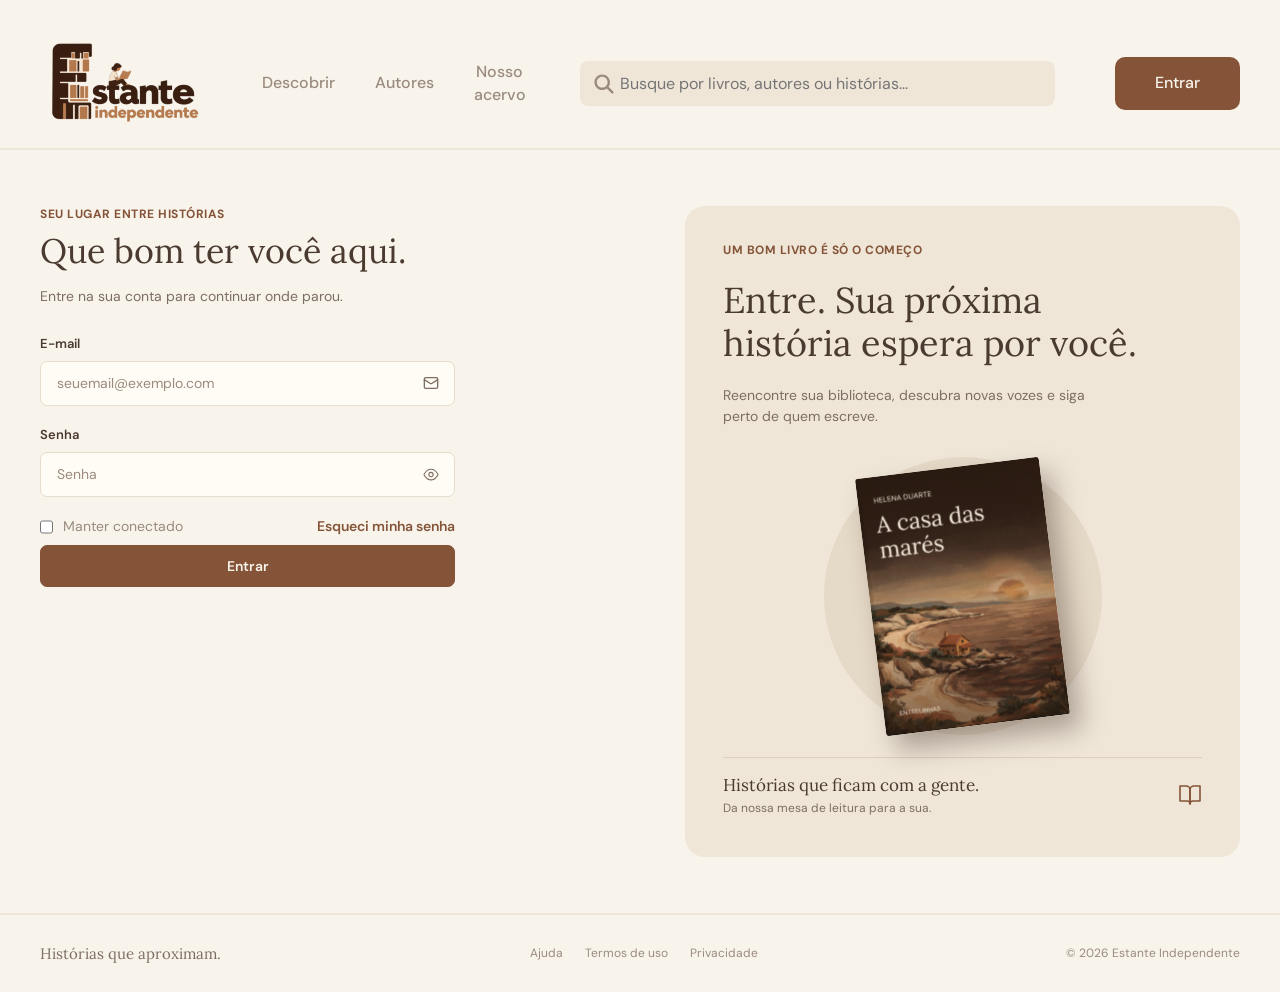
<file: Estante Independente - Form/index.html>
<!DOCTYPE html>
<html lang="pt-BR">
<head>
  <meta charset="UTF-8">
  <meta name="viewport" content="width=device-width, initial-scale=1.0">
  <title>Compartilhe sua história | Estante Independente</title>

  <link rel="preconnect" href="https://fonts.googleapis.com">
  <link rel="preconnect" href="https://fonts.gstatic.com" crossorigin>
  <link href="https://fonts.googleapis.com/css2?family=DM+Sans:wght@400;500;600;700&family=Lora:wght@400;500&display=swap" rel="stylesheet">

  <link rel="stylesheet" href="style.css">
</head>
<body>

  <header>
    <div class="container_ger container_header">
      <img src="./ESTANTE INDEPENDENTE SVG.svg" alt="" />
      <nav class="nav_header">
        <a href="">Descobrir</a>
        <a href="">Autores</a>
        <a href="">Nosso <br>acervo</a>
      </nav>
      <div class="box_busca">
        <input placeholder="Busque por livros, autores ou histórias..." type="search">
        <svg xmlns="http://www.w3.org/2000/svg"
          viewBox="0 0 640 640">
          <path
            d="M480 272C480 317.9 465.1 360.3 440 394.7L566.6 521.4C579.1 533.9 579.1 554.2 566.6 566.7C554.1 579.2 533.8 579.2 521.3 566.7L394.7 440C360.3 465.1 317.9 480 272 480C157.1 480 64 386.9 64 272C64 157.1 157.1 64 272 64C386.9 64 480 157.1 480 272zM272 416C351.5 416 416 351.5 416 272C416 192.5 351.5 128 272 128C192.5 128 128 192.5 128 272C128 351.5 192.5 416 272 416z" />
        </svg>
      </div>
      <a class="botao_entrar" href="">Entrar</a>
    </div>
  </header>

  <main class="container_ger container_main">

    <section class="box_form">
      <p class="sobretitulo">Seu lugar entre histórias</p>
      <h1>Que bom ter você aqui.</h1>
      <p class="texto_apoio">Entre na sua conta para continuar onde parou.</p>

      <form class="form_envio" action="#" method="post">

        <div class="campo_form">
          <label for="email">E-mail</label>
          <div class="box_email">
            <input type="email" id="email" name="email" placeholder="seuemail@exemplo.com">
            <svg viewBox="0 0 24 24" fill="none" stroke="currentColor" stroke-width="2" stroke-linecap="round" stroke-linejoin="round" aria-hidden="true">
              <rect width="20" height="16" x="2" y="4" rx="2" />
              <path d="m22 7-8.97 5.7a1.94 1.94 0 0 1-2.06 0L2 7" />
            </svg>
          </div>
        </div>

        <div class="campo_form">
          <label for="telefone">Senha</label>
          <div class="box_senha">
            <input type="password" id="senha" name="senha" placeholder="Senha">
            <svg xmlns="http://www.w3.org/2000/svg" viewBox="0 0 504 540"><path fill="currentColor" d="M82.2 165.4c41-47.9 100.9-75.4 164-75.4l11.5 0c63.1 0 123 27.6 164 75.4l64.9 75.7c23.1 27 23.1 66.8 0 93.7l-64.9 75.7c-41 47.9-100.9 75.4-164 75.4l-11.5 0c-63.1 0-123-27.6-164-75.4L17.3 334.9c-23.1-27-23.1-66.8 0-93.7l64.9-75.7zm164-39.4c-52.5 0-102.5 23-136.7 62.9L44.7 264.6c-11.6 13.5-11.6 33.4 0 46.9l64.9 75.7C143.8 427 193.7 450 246.2 450l11.5 0c52.5 0 102.5-23 136.7-62.9l64.9-75.7c11.6-13.5 11.6-33.4 0-46.9l-64.9-75.7C360.2 149 310.3 126 257.8 126l-11.5 0zM252 234a54 54 0 1 0 0 108 54 54 0 1 0 0-108zm90 54a90 90 0 1 1 -180 0 90 90 0 1 1 180 0z"/></svg> 
          </div>
        </div>

        <div class="acoes"> 
          <div class="botao_conectado">
            <input type="checkbox">
            <p>Manter conectado</p>
          </div>
          
          <div class="esqueci_senha">
            <a href="">Esqueci minha senha</a>
          </div>
        </div>
          
        <button class="botao_enviar" type="button">Entrar</button>

      </form>
    </section>

    <aside class="box_painel">
      <p class="sobretitulo">Um bom livro é só o começo</p>
      <h2>Entre. Sua próxima<br>história espera por você.</h2>
      <p class="texto_apoio">Reencontre sua biblioteca, descubra novas vozes e siga perto de quem escreve.</p>

      <div class="box_circulo">
        <img src="./a-casa-das-mares.png" alt="Capa do livro A casa das marés, de Helena Duarte">
      </div>

      <div class="painel_rodape">
        <div>
          <p class="painel_frase">Histórias que ficam com a gente.</p>
          <p class="painel_detalhe">Da nossa mesa de leitura para a sua.</p>
        </div>
        <svg viewBox="0 0 24 24" fill="none" stroke="currentColor" stroke-width="1.6" stroke-linecap="round" stroke-linejoin="round" aria-hidden="true">
          <path d="M2 3h6a4 4 0 0 1 4 4v14a3 3 0 0 0-3-3H2z" />
          <path d="M22 3h-6a4 4 0 0 0-4 4v14a3 3 0 0 1 3-3h7z" />
        </svg>
      </div>
    </aside>

  </main>

  <footer>
    <div class="container_ger container_footer">
      <p class="frase_footer">Histórias que aproximam.</p>
      <nav class="nav_footer">
        <a href="#">Ajuda</a>
        <a href="#">Termos de uso</a>
        <a href="#">Privacidade</a>
      </nav>
      <p class="copy_footer">© 2026 Estante Independente</p>
    </div>
  </footer>

</body>
</html>
</file>
<file: Estante Independente - Form/style.css>
* {
  padding: 0;
  margin: 0;
  box-sizing: border-box;
}

:root {
  --marromClaro: #f8f4ec;
  --marromMedio: #efe6d8;
  --marromEscuro: #855438;
  --fontDM: "DM Sans", sans-serif;
  --fontLora: "Lora", serif;
}

header {
  background-color: var(--marromClaro);
  height: 150px;
  font-family: var(--fontDM);
  border-bottom: var(--marromMedio) solid 2px;
}

.container_ger {
  /* background-color: aqua; */
  max-width: 1200px;
  width: 95%;
  margin: 0 auto;
}

.container_header {
  /* background-color: aqua; */
  display: flex;
  margin: 0 auto;
  align-items: center;
  justify-content: space-between;
}

.container_header img {
  width: 167px;
}

header a {
  text-decoration: none;
  font-weight: 500;
  font-size: 16px;
  text-align: center;
}

.nav_header {
  display: flex;
  justify-content: center;
  align-items: center;
}

.nav_header a {
  margin: 20px;
  color: #9a8b7e;
  display: inline-block;
  transition: 0.7s ease;
}

.box_busca {
  position: relative;
  width: 500px;
  transition: 0.7s ease;
}

.botao_entrar {
  background-color: var(--marromEscuro);
  color: var(--marromClaro);
  padding: 15px 40px;
  border-radius: 10px;
  display: inline-block;
  transition: 0.7s ease-out;
}

.box_busca input {
  max-width: 500px;
  width: 95%;
  background-color: var(--marromMedio);
  border: none;
  padding: 20px;
  padding-left: 25px;
  padding-bottom: 5px;
  font-size: 16px;
  border-radius: 8px;
  padding: 12px 16px 12px 40px;
  font-family: var(--fontDM);
  transition: 0.7s ease;
}

.box_busca svg {
  position: absolute;
  width: 28px;
  left: 10px;
  top: 50%;
  transform: translateY(-50%);
  height: 24px;
  pointer-events: none;
  fill: #9a8b7e;
}

.box_busca input:focus {
  outline: none;
}

.nav_header a:hover {
  color: var(--marromEscuro);
  transform: scale(1.15);
}

.botao_entrar:hover {
  transform: scale(1.15);
  background-color: transparent;
  border: var(--marromEscuro) 1px solid;
  color: var(--marromEscuro);
}

.box_busca:hover {
  transform: scale(1.05);
}


:root {
  --textoEscuro: #4a3a30;
  --textoSuave: #7d6e63;
  --cinzaMarrom: #9a8b7e;
  --campo: #fffcf5;
  --bordaCampo: #e6dccd;
  --marromCirculo: #e5d9c7;
  --linhaPainel: #dccfbb;
}

body {
  background-color: var(--marromClaro);
  font-family: var(--fontDM);
  font-size: 14px;
  line-height: 1.4;
  color: var(--textoEscuro);
}

.container_main {
  display: grid;
  grid-template-columns: minmax(0, 415px) minmax(0, 558px);
  column-gap: 230px;
  align-items: start;
  padding: 56px 0;
}

.sobretitulo {
  font-size: 12px;
  font-weight: 700;
  letter-spacing: 0.5px;
  text-transform: uppercase;
  color: var(--marromEscuro);
}

.texto_apoio {
  font-size: 14px;
  line-height: 1.5;
  color: var(--textoSuave);
}

.box_form h1 {
  margin: 8px 0 14px;
  font-family: var(--fontLora);
  font-weight: 400;
  font-size: 34px;
  line-height: 1.2;
  color: var(--textoEscuro);
}

.form_envio {
  margin-top: 28px;
}

.campo_form {
  margin-bottom: 20px;
}

.acoes {
  display: flex;
  justify-content: space-between;
}

.botao_conectado{
  display: flex;
  gap: 10px ;
  color: var(--cinzaMarrom);
}

.esqueci_senha a {
  color: var(--marromEscuro);
  text-decoration: none;
  font-weight: 600;

}

.campo_form label {
  display: block;
  margin-bottom: 8px;
  font-size: 13px;
  font-weight: 600;
  color: var(--textoEscuro);
}

.campo_form input,
.campo_form textarea,
.campo_arquivo {
  width: 100%;
  height: 45px;
  padding: 0 16px;
  background-color: var(--campo);
  border: 1px solid var(--bordaCampo);
  border-radius: 7px;
  font-family: var(--fontDM);
  font-size: 14px;
  color: var(--textoEscuro);
  transition: 0.7s ease;
}

.campo_form input::placeholder,
.campo_form textarea::placeholder {
  color: var(--cinzaMarrom);
}

.campo_form input:focus,
.campo_form textarea:focus,
.campo_arquivo:focus-within {
  outline: none;
  border-color: var(--marromEscuro);
}

.campo_form textarea {
  height: 110px;
  padding: 14px 16px;
  line-height: 1.5;
  resize: none;
}

.box_email,
.box_senha {
  position: relative;
}

.box_email input {
  padding-right: 46px;
}

.box_email svg,
.box_senha svg {
  position: absolute;
  right: 16px;
  top: 50%;
  transform: translateY(-50%);
  width: 16px;
  height: 16px;
  color: var(--textoSuave);
  cursor: pointer;
}

.campo_arquivo {
  position: relative;
  display: flex;
  align-items: center;
  color: var(--cinzaMarrom);
  cursor: pointer;
}

.campo_arquivo input {
  position: absolute;
  top: 0;
  left: 0;
  width: 100%;
  height: 100%;
  padding: 0;
  border: none;
  opacity: 0;
  cursor: pointer;
}

.botao_enviar {
  width: 100%;
  height: 42px;
  margin-top: 8px;
  background-color: var(--marromEscuro);
  color: var(--marromClaro);
  border: var(--marromEscuro) 1px solid;
  border-radius: 7px;
  font-family: var(--fontDM);
  font-size: 14px;
  font-weight: 600;
  cursor: pointer;
  transition: 0.7s ease-out;
}

.botao_enviar:hover {
  background-color: transparent;
  color: var(--marromEscuro);
  transform: scale(1.03);
}

.box_painel {
  padding: 36px 38px 40px;
  background-color: var(--marromMedio);
  border-radius: 20px;
}

.box_painel h2 {
  margin: 20px 0;
  font-family: var(--fontLora);
  font-weight: 400;
  font-size: 36px;
  line-height: 1.2;
  color: var(--textoEscuro);
}

.box_painel .texto_apoio {
  max-width: 400px;
}

.box_circulo {
  display: flex;
  align-items: center;
  justify-content: center;
  width: 278px;
  height: 278px;
  margin: 30px auto 0;
  background-color: var(--marromCirculo);
  border-radius: 50%;
}

.box_circulo img {
  width: 185px;
  border-radius: 3px;
  transform: rotate(-7deg);
  box-shadow: 10px 16px 26px rgba(50, 30, 20, 0.35);
}

.painel_rodape {
  display: flex;
  justify-content: space-between;
  align-items: center;
  margin-top: 22px;
  padding-top: 16px;
  border-top: var(--linhaPainel) solid 1px;
}

.painel_frase {
  font-family: var(--fontLora);
  font-size: 17px;
  color: var(--textoEscuro);
}

.painel_detalhe {
  margin-top: 2px;
  font-size: 12px;
  color: var(--textoSuave);
}

.painel_rodape svg {
  width: 24px;
  height: 24px;
  flex-shrink: 0;
  color: var(--marromEscuro);
}

/* ---------- Rodapé ---------- */
footer {
  background-color: var(--marromClaro);
  font-family: var(--fontDM);
  border-top: var(--marromMedio) solid 2px;
}

.container_footer {
  display: flex;
  justify-content: space-between;
  align-items: center;
  gap: 16px;
  padding: 28px 0;
}

.frase_footer {
  font-family: var(--fontLora);
  font-size: 15px;
  color: var(--textoSuave);
}

.nav_footer {
  display: flex;
  gap: 22px;
}

.nav_footer a {
  text-decoration: none;
  font-size: 12px;
  color: var(--cinzaMarrom);
  transition: 0.7s ease;
}

.nav_footer a:hover {
  color: var(--marromEscuro);
}

.copy_footer {
  font-size: 12px;
  color: var(--cinzaMarrom);
}


/* ---------- MEDIA ---------- */
@media (max-width: 1150px) {
  header {
    height: auto;
    padding: 16px 0;
  }

  .container_header {
    flex-wrap: wrap;
    row-gap: 12px;
  }

  .box_busca {
    order: 3;
    width: 100%;
  }

  .box_busca input {
    max-width: none;
    width: 100%;
  }

  .box_busca:hover {
    transform: none;
  }
}

@media (max-width: 1000px) {
  .container_main {
    grid-template-columns: minmax(0, 1fr);
    row-gap: 48px;
  }
}

/* ---------- Celular ---------- */
@media (max-width: 600px) {
  .container_header img {
    width: 110px;
  }

  .botao_entrar {
    order: 1;
    padding: 12px 28px;
  }

  .nav_header {
    order: 2;
    width: 100%;
  }

  .nav_header a {
    margin: 8px 12px;
    font-size: 14px;
  }

  .container_main {
    padding: 40px 0;
  }

  .box_form h1 {
    font-size: 28px;
  }

  .box_painel {
    padding: 28px 22px 32px;
  }

  .box_painel h2 {
    font-size: 28px;
  }

  .box_circulo {
    width: 240px;
    height: 240px;
  }

  .box_circulo img {
    width: 160px;
  }

  .container_footer {
    flex-direction: column;
    text-align: center;
  }
}
</file>
